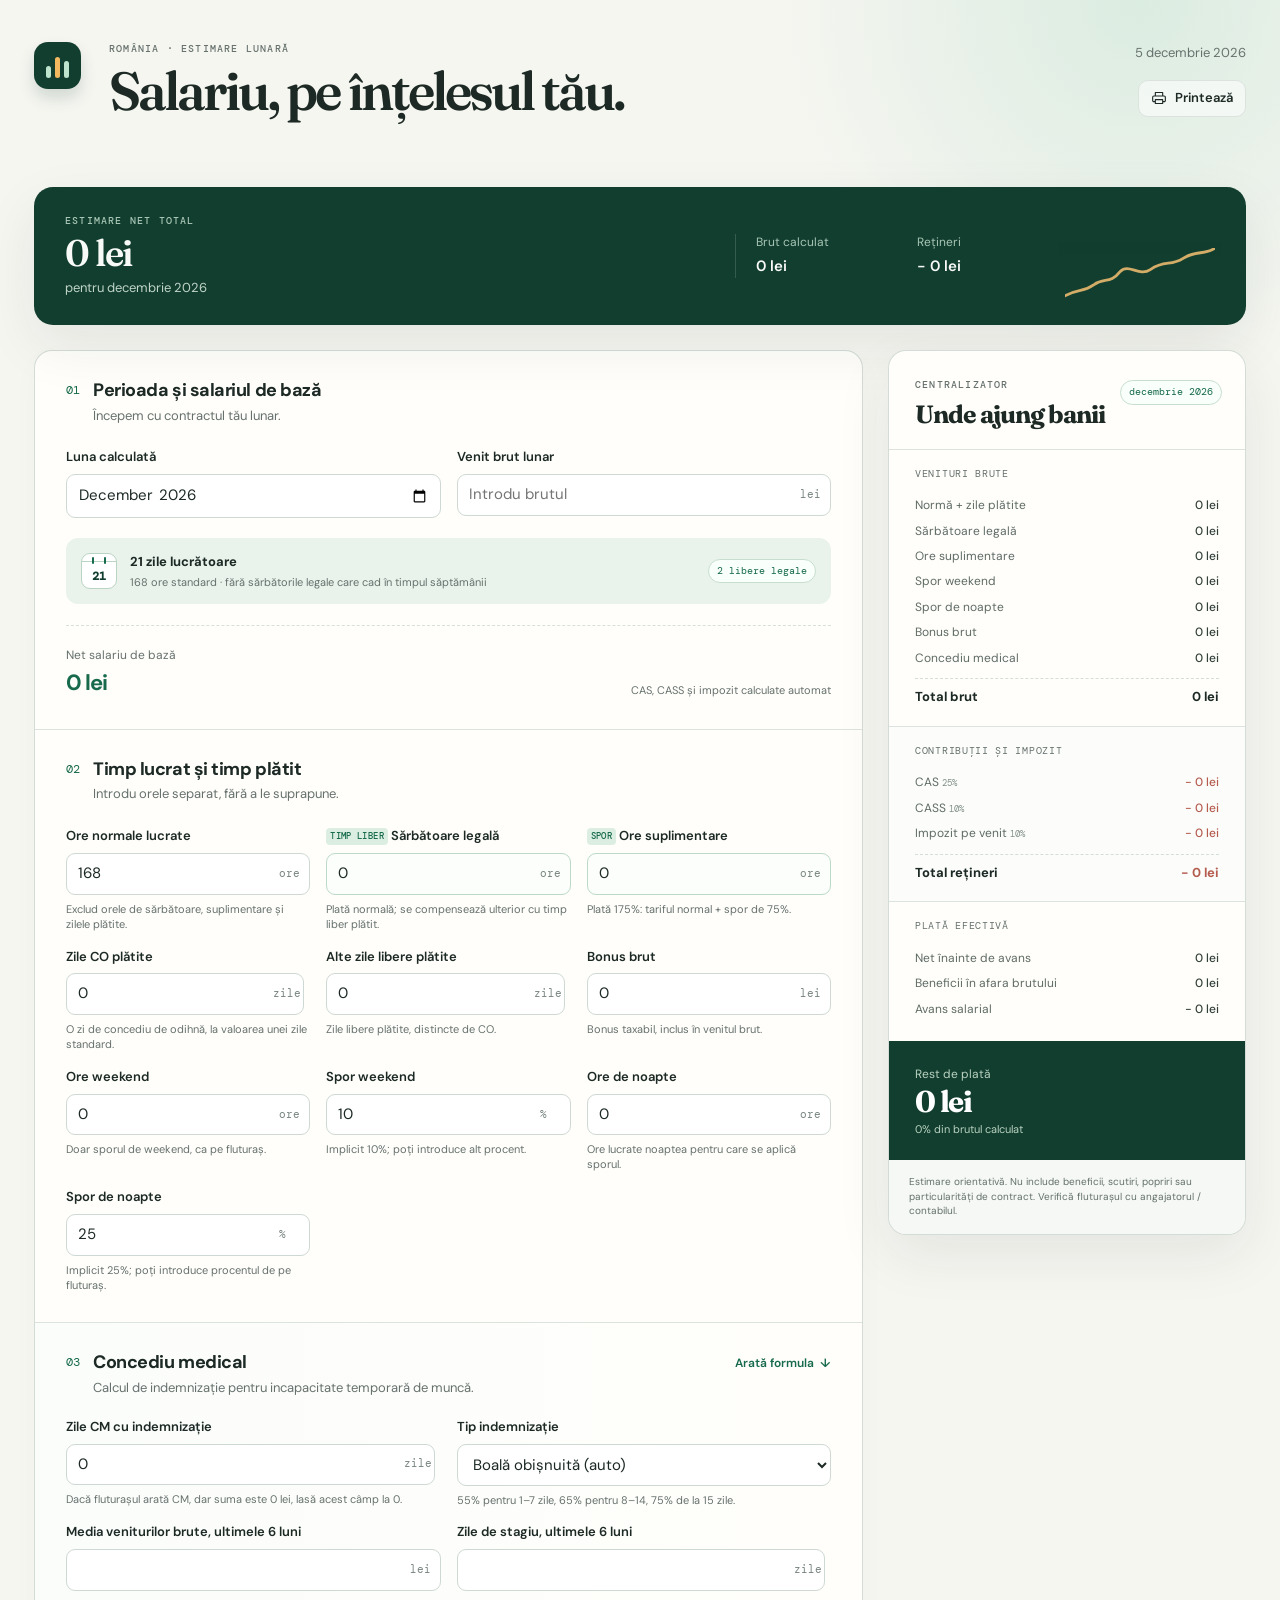
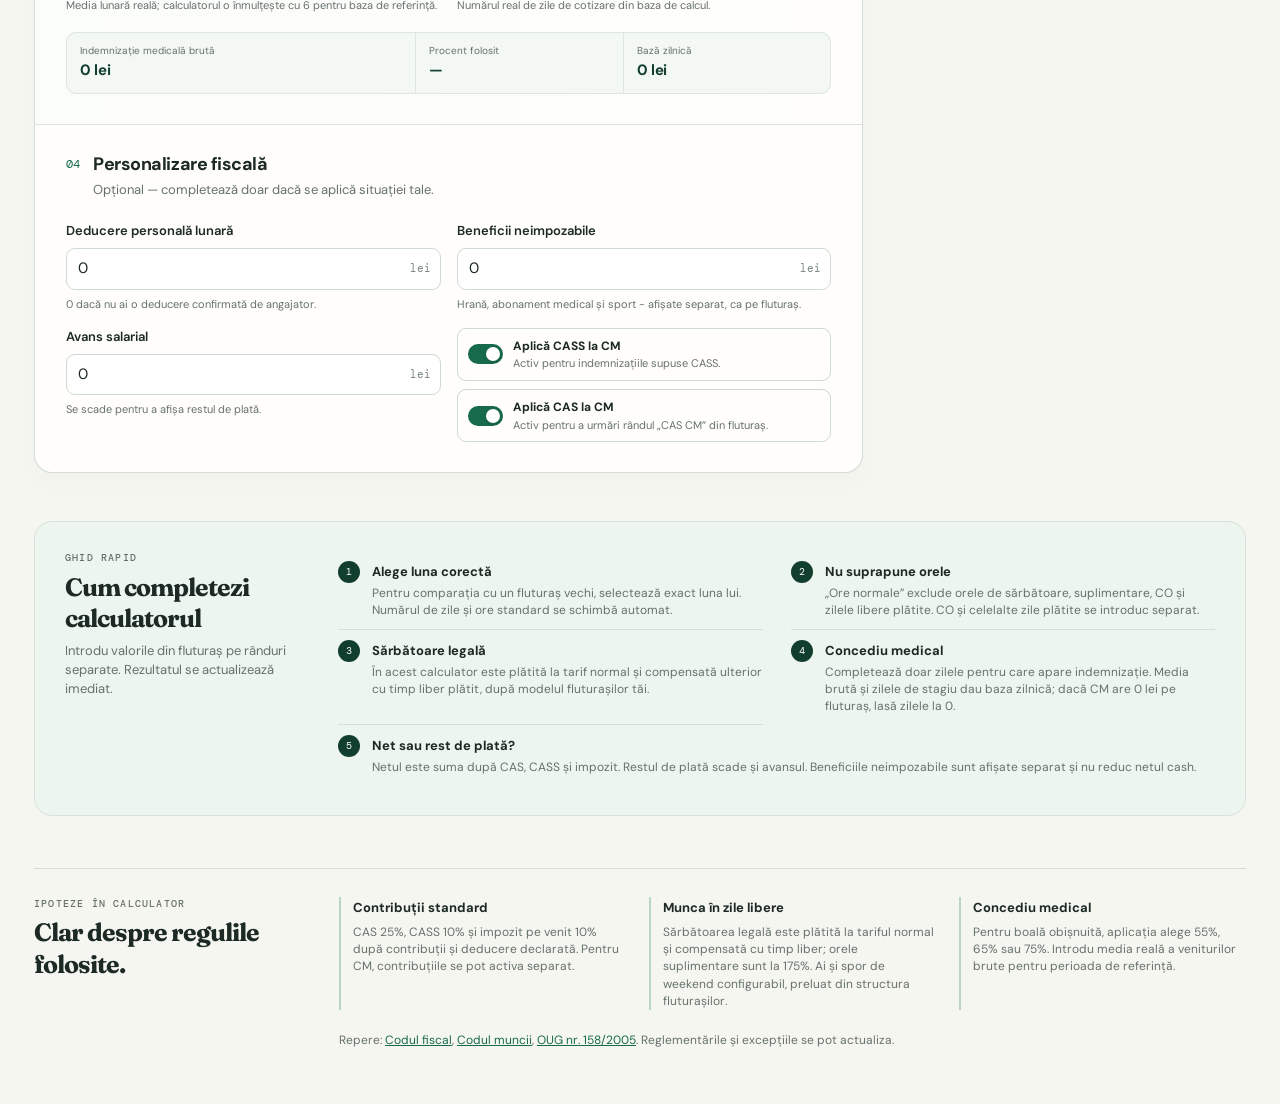
<file: index.html>
<!doctype html>
<html lang="ro">
  <head>
    <meta charset="UTF-8" />
    <meta name="viewport" content="width=device-width, initial-scale=1.0" />
    <meta name="theme-color" content="#11231e" />
    <meta name="description" content="Calculator salarial pentru România: estimare brut-net, ore lucrate, sărbători legale compensate, ore suplimentare, concediu medical, bonusuri și rest de plată." />
    <title>Salariu clar · Calculator salarial</title>
    <link rel="preconnect" href="https://fonts.googleapis.com" />
    <link rel="preconnect" href="https://fonts.gstatic.com" crossorigin />
    <link href="https://fonts.googleapis.com/css2?family=DM+Mono:wght@400;500&family=DM+Sans:opsz,wght@9..40,400;9..40,500;9..40,600;9..40,700&family=Fraunces:opsz,wght@9..144,600;9..144,700&display=swap" rel="stylesheet" />
    <link rel="stylesheet" href="styles.css" />
  </head>
  <body>
    <main class="shell">
      <section class="hero" aria-labelledby="page-title">
        <div class="brand-mark" aria-hidden="true"><span></span><span></span><span></span></div>
        <div><p class="eyebrow">România · estimare lunară</p><h1 id="page-title">Salariu, pe înțelesul tău.</h1></div>
        <div class="hero-side"><p id="today-label">—</p><button class="print-button" type="button" id="print-button" aria-label="Tipărește estimarea"><svg viewBox="0 0 24 24" aria-hidden="true"><path d="M6.5 9V3.75h11V9M6.5 17.5H4.25A1.75 1.75 0 0 1 2.5 15.75v-5A1.75 1.75 0 0 1 4.25 9h15.5a1.75 1.75 0 0 1 1.75 1.75v5a1.75 1.75 0 0 1-1.75 1.75H17.5M6.5 14.5h11v5.75h-11z" fill="none" stroke="currentColor" stroke-width="1.7" stroke-linejoin="round" /></svg><span>Printează</span></button></div>
      </section>

      <section class="net-banner" aria-live="polite">
        <div><p class="eyebrow">Estimare net total</p><strong id="total-net">0 lei</strong><p class="muted" id="net-caption">pentru luna selectată</p></div>
        <div class="banner-breakdown"><div><span>Brut calculat</span><b id="total-gross">0 lei</b></div><div><span>Rețineri</span><b id="total-deductions">0 lei</b></div></div>
        <div class="net-curve" aria-hidden="true"><svg viewBox="0 0 160 58" preserveAspectRatio="none"><path d="M0 51C15 43 18 48 31 39C42 31 48 39 59 25C68 16 79 31 91 23C107 12 112 20 126 11C140 2 149 8 160 0" fill="none" stroke="currentColor" stroke-width="3" stroke-linecap="round" /></svg></div>
      </section>

      <div class="main-grid">
        <form class="calculator" id="salary-form">
          <section class="form-section period-section">
            <div class="section-heading"><div class="step">01</div><div><h2>Perioada și salariul de bază</h2><p>Începem cu contractul tău lunar.</p></div></div>
            <div class="fields two-cols">
              <label class="field"><span>Luna calculată</span><input id="month" type="month" /></label>
              <label class="field"><span>Venit brut lunar</span><span class="input-with-suffix"><input id="gross-base" type="number" min="0" step="50" placeholder="Introdu brutul" inputmode="decimal" /><i>lei</i></span></label>
            </div>
            <div class="period-card"><div class="calendar-icon" aria-hidden="true"><span></span><span></span><b id="calendar-number">—</b></div><div><strong id="workdays-label">— zile lucrătoare</strong><p id="period-detail">— ore standard · fără sărbătorile legale care cad în timpul săptămânii</p></div><span class="calendar-tag" id="holiday-count">— libere legale</span></div>
            <div class="base-net"><div><span>Net salariu de bază</span><strong id="base-net">0 lei</strong></div><p id="base-net-detail">CAS, CASS și impozit calculate automat</p></div>
          </section>

          <section class="form-section">
            <div class="section-heading"><div class="step">02</div><div><h2>Timp lucrat și timp plătit</h2><p>Introdu orele separat, fără a le suprapune.</p></div></div>
            <div class="fields work-fields">
              <label class="field"><span>Ore normale lucrate</span><span class="input-with-suffix"><input id="regular-hours" type="number" min="0" step="1" /><i>ore</i></span><small>Exclud orele de sărbătoare, suplimentare și zilele plătite.</small></label>
              <label class="field featured-field"><span><em>Timp liber</em> Sărbătoare legală</span><span class="input-with-suffix"><input id="holiday-hours" type="number" min="0" step="1" value="0" /><i>ore</i></span><small>Plată normală; se compensează ulterior cu timp liber plătit.</small></label>
              <label class="field featured-field"><span><em>Spor</em> Ore suplimentare</span><span class="input-with-suffix"><input id="overtime-hours" type="number" min="0" step="1" value="0" /><i>ore</i></span><small>Plată 175%: tariful normal + spor de 75%.</small></label>
              <label class="field"><span>Zile CO plătite</span><span class="input-with-suffix"><input id="paid-leave-days" type="number" min="0" step="0.5" value="0" /><i>zile</i></span><small>O zi de concediu de odihnă, la valoarea unei zile standard.</small></label>
              <label class="field"><span>Alte zile libere plătite</span><span class="input-with-suffix"><input id="paid-days" type="number" min="0" step="0.5" value="0" /><i>zile</i></span><small>Zile libere plătite, distincte de CO.</small></label>
              <label class="field"><span>Bonus brut</span><span class="input-with-suffix"><input id="bonus-gross" type="number" min="0" step="50" value="0" /><i>lei</i></span><small>Bonus taxabil, inclus în venitul brut.</small></label>
              <label class="field"><span>Ore weekend</span><span class="input-with-suffix"><input id="weekend-hours" type="number" min="0" step="1" value="0" /><i>ore</i></span><small>Doar sporul de weekend, ca pe fluturaș.</small></label>
              <label class="field"><span>Spor weekend</span><span class="input-with-suffix"><input id="weekend-rate" type="number" min="0" step="1" value="10" /><i>%</i></span><small>Implicit 10%; poți introduce alt procent.</small></label>
              <label class="field"><span>Ore de noapte</span><span class="input-with-suffix"><input id="night-hours" type="number" min="0" step="1" value="0" /><i>ore</i></span><small>Ore lucrate noaptea pentru care se aplică sporul.</small></label>
              <label class="field"><span>Spor de noapte</span><span class="input-with-suffix"><input id="night-rate" type="number" min="0" step="1" value="25" /><i>%</i></span><small>Implicit 25%; poți introduce procentul de pe fluturaș.</small></label>
            </div>
          </section>

          <section class="form-section medical-section">
            <div class="section-heading medical-heading"><div class="step">03</div><div><h2>Concediu medical</h2><p>Calcul de indemnizație pentru incapacitate temporară de muncă.</p></div><button class="text-button" type="button" id="toggle-medical" aria-expanded="false">Arată formula <span>↓</span></button></div>
            <div class="medical-formula" id="medical-formula" hidden><p><b>Baza zilnică</b> = venituri brute eligibile în ultimele 6 luni ÷ zile de stagiu de cotizare.</p><p><b>Indemnizație brută</b> = baza zilnică × zile indemnizabile × procentul aplicabil.</p></div>
            <div class="fields medical-fields">
              <label class="field"><span>Zile CM cu indemnizație</span><span class="input-with-suffix"><input id="medical-days" type="number" min="0" step="1" value="0" /><i>zile</i></span><small>Dacă fluturașul arată CM, dar suma este 0 lei, lasă acest câmp la 0.</small></label>
              <label class="field"><span>Tip indemnizație</span><select id="medical-type"><option value="ordinary">Boală obișnuită (auto)</option><option value="55">Boală obișnuită · 55%</option><option value="65">Boală obișnuită · 65%</option><option value="75">Boală obișnuită · 75%</option><option value="85">Alt tip · 85%</option><option value="100">Alt tip · 100%</option><option value="custom">Procent personalizat</option></select><small id="medical-rate-note">55% pentru 1–7 zile, 65% pentru 8–14, 75% de la 15 zile.</small></label>
              <label class="field"><span>Media veniturilor brute, ultimele 6 luni</span><span class="input-with-suffix"><input id="medical-average-income" type="number" min="0" step="50" /><i>lei</i></span><small>Media lunară reală; calculatorul o înmulțește cu 6 pentru baza de referință.</small></label>
              <label class="field"><span>Zile de stagiu, ultimele 6 luni</span><span class="input-with-suffix"><input id="medical-reference-days" type="number" min="1" step="1" /><i>zile</i></span><small>Numărul real de zile de cotizare din baza de calcul.</small></label>
              <label class="field custom-rate-field" id="custom-rate-wrap" hidden><span>Procent personalizat</span><span class="input-with-suffix"><input id="custom-rate" type="number" min="0" max="100" step="1" value="75" /><i>%</i></span></label>
            </div>
            <div class="medical-output"><div><span>Indemnizație medicală brută</span><strong id="medical-gross">0 lei</strong></div><div><span>Procent folosit</span><strong id="medical-rate">—</strong></div><div><span>Bază zilnică</span><strong id="medical-daily-base">0 lei</strong></div></div>
          </section>

          <section class="form-section adjustments-section">
            <div class="section-heading"><div class="step">04</div><div><h2>Personalizare fiscală</h2><p>Opțional — completează doar dacă se aplică situației tale.</p></div></div>
            <div class="fields two-cols">
              <label class="field"><span>Deducere personală lunară</span><span class="input-with-suffix"><input id="personal-deduction" type="number" min="0" step="1" value="0" /><i>lei</i></span><small>0 dacă nu ai o deducere confirmată de angajator.</small></label>
              <label class="field"><span>Beneficii neimpozabile</span><span class="input-with-suffix"><input id="non-taxable-benefits" type="number" min="0" step="1" value="0" /><i>lei</i></span><small>Hrană, abonament medical și sport - afișate separat, ca pe fluturaș.</small></label>
              <label class="field"><span>Avans salarial</span><span class="input-with-suffix"><input id="salary-advance" type="number" min="0" step="50" value="0" /><i>lei</i></span><small>Se scade pentru a afișa restul de plată.</small></label>
              <div class="medical-toggles"><label class="toggle-field"><input id="medical-cass" type="checkbox" checked /><span class="toggle-track" aria-hidden="true"><i></i></span><span><b>Aplică CASS la CM</b><small>Activ pentru indemnizațiile supuse CASS.</small></span></label><label class="toggle-field"><input id="medical-cas" type="checkbox" checked /><span class="toggle-track" aria-hidden="true"><i></i></span><span><b>Aplică CAS la CM</b><small>Activ pentru a urmări rândul „CAS CM” din fluturaș.</small></span></label></div>
            </div>
          </section>
        </form>

        <aside class="summary" aria-label="Centralizator calcul">
          <div class="summary-top"><p class="eyebrow">Centralizator</p><h2>Unde ajung banii</h2><span class="month-chip" id="summary-month">—</span></div>
          <div class="summary-block earnings"><p>Venituri brute</p><div class="line-item"><span>Normă + zile plătite</span><b id="sum-regular">0 lei</b></div><div class="line-item"><span>Sărbătoare legală</span><b id="sum-holiday">0 lei</b></div><div class="line-item"><span>Ore suplimentare</span><b id="sum-overtime">0 lei</b></div><div class="line-item"><span>Spor weekend</span><b id="sum-weekend">0 lei</b></div><div class="line-item"><span>Spor de noapte</span><b id="sum-night">0 lei</b></div><div class="line-item"><span>Bonus brut</span><b id="sum-bonus">0 lei</b></div><div class="line-item"><span>Concediu medical</span><b id="sum-medical">0 lei</b></div><div class="total-line"><span>Total brut</span><b id="sum-gross">0 lei</b></div></div>
          <div class="summary-block deductions"><p>Contribuții și impozit</p><div class="line-item"><span>CAS <small>25%</small></span><b id="sum-cas">− 0 lei</b></div><div class="line-item"><span>CASS <small>10%</small></span><b id="sum-cass">− 0 lei</b></div><div class="line-item"><span>Impozit pe venit <small>10%</small></span><b id="sum-tax">− 0 lei</b></div><div class="total-line"><span>Total rețineri</span><b id="sum-deductions">− 0 lei</b></div></div>
          <div class="summary-block payout"><p>Plată efectivă</p><div class="line-item"><span>Net înainte de avans</span><b id="sum-net-before-benefits">0 lei</b></div><div class="line-item"><span>Beneficii în afara brutului</span><b id="sum-benefits">0 lei</b></div><div class="line-item"><span>Avans salarial</span><b id="sum-advance">− 0 lei</b></div></div>
          <div class="take-home"><span>Rest de plată</span><strong id="summary-net">0 lei</strong><p id="net-percentage">0% din brutul calculat</p></div>
          <div class="assumption-box"><p>Estimare orientativă. Nu include beneficii, scutiri, popriri sau particularități de contract. Verifică fluturașul cu angajatorul / contabilul.</p></div>
        </aside>
      </div>

      <section class="guide" aria-labelledby="guide-title"><div class="guide-intro"><p class="eyebrow">Ghid rapid</p><h2 id="guide-title">Cum completezi calculatorul</h2><p>Introdu valorile din fluturaș pe rânduri separate. Rezultatul se actualizează imediat.</p></div><div class="guide-list"><article><span>1</span><div><b>Alege luna corectă</b><p>Pentru comparația cu un fluturaș vechi, selectează exact luna lui. Numărul de zile și ore standard se schimbă automat.</p></div></article><article><span>2</span><div><b>Nu suprapune orele</b><p>„Ore normale” exclude orele de sărbătoare, suplimentare, CO și zilele libere plătite. CO și celelalte zile plătite se introduc separat.</p></div></article><article><span>3</span><div><b>Sărbătoare legală</b><p>În acest calculator este plătită la tarif normal și compensată ulterior cu timp liber plătit, după modelul fluturașilor tăi.</p></div></article><article><span>4</span><div><b>Concediu medical</b><p>Completează doar zilele pentru care apare indemnizație. Media brută și zilele de stagiu dau baza zilnică; dacă CM are 0 lei pe fluturaș, lasă zilele la 0.</p></div></article><article><span>5</span><div><b>Net sau rest de plată?</b><p>Netul este suma după CAS, CASS și impozit. Restul de plată scade și avansul. Beneficiile neimpozabile sunt afișate separat și nu reduc netul cash.</p></div></article></div></section>

      <section class="notes"><div><p class="eyebrow">Ipoteze în calculator</p><h2>Clar despre regulile folosite.</h2></div><div class="notes-grid"><article><b>Contribuții standard</b><p>CAS 25%, CASS 10% și impozit pe venit 10% după contribuții și deducere declarată. Pentru CM, contribuțiile se pot activa separat.</p></article><article><b>Munca în zile libere</b><p>Sărbătoarea legală este plătită la tariful normal și compensată cu timp liber; orele suplimentare sunt la 175%. Ai și spor de weekend configurabil, preluat din structura fluturașilor.</p></article><article><b>Concediu medical</b><p>Pentru boală obișnuită, aplicația alege 55%, 65% sau 75%. Introdu media reală a veniturilor brute pentru perioada de referință.</p></article></div><p class="legal-sources">Repere: <a href="https://legislatie.just.ro/Public/DetaliiDocument/171282" target="_blank" rel="noreferrer">Codul fiscal</a>, <a href="https://legislatie.just.ro/Public/DetaliiDocument/41634" target="_blank" rel="noreferrer">Codul muncii</a>, <a href="https://legislatie.just.ro/Public/DetaliiDocument/62099" target="_blank" rel="noreferrer">OUG nr. 158/2005</a>. Reglementările și excepțiile se pot actualiza.</p></section>
    </main>
    <script src="app.js"></script>
  </body>
</html>
</file>
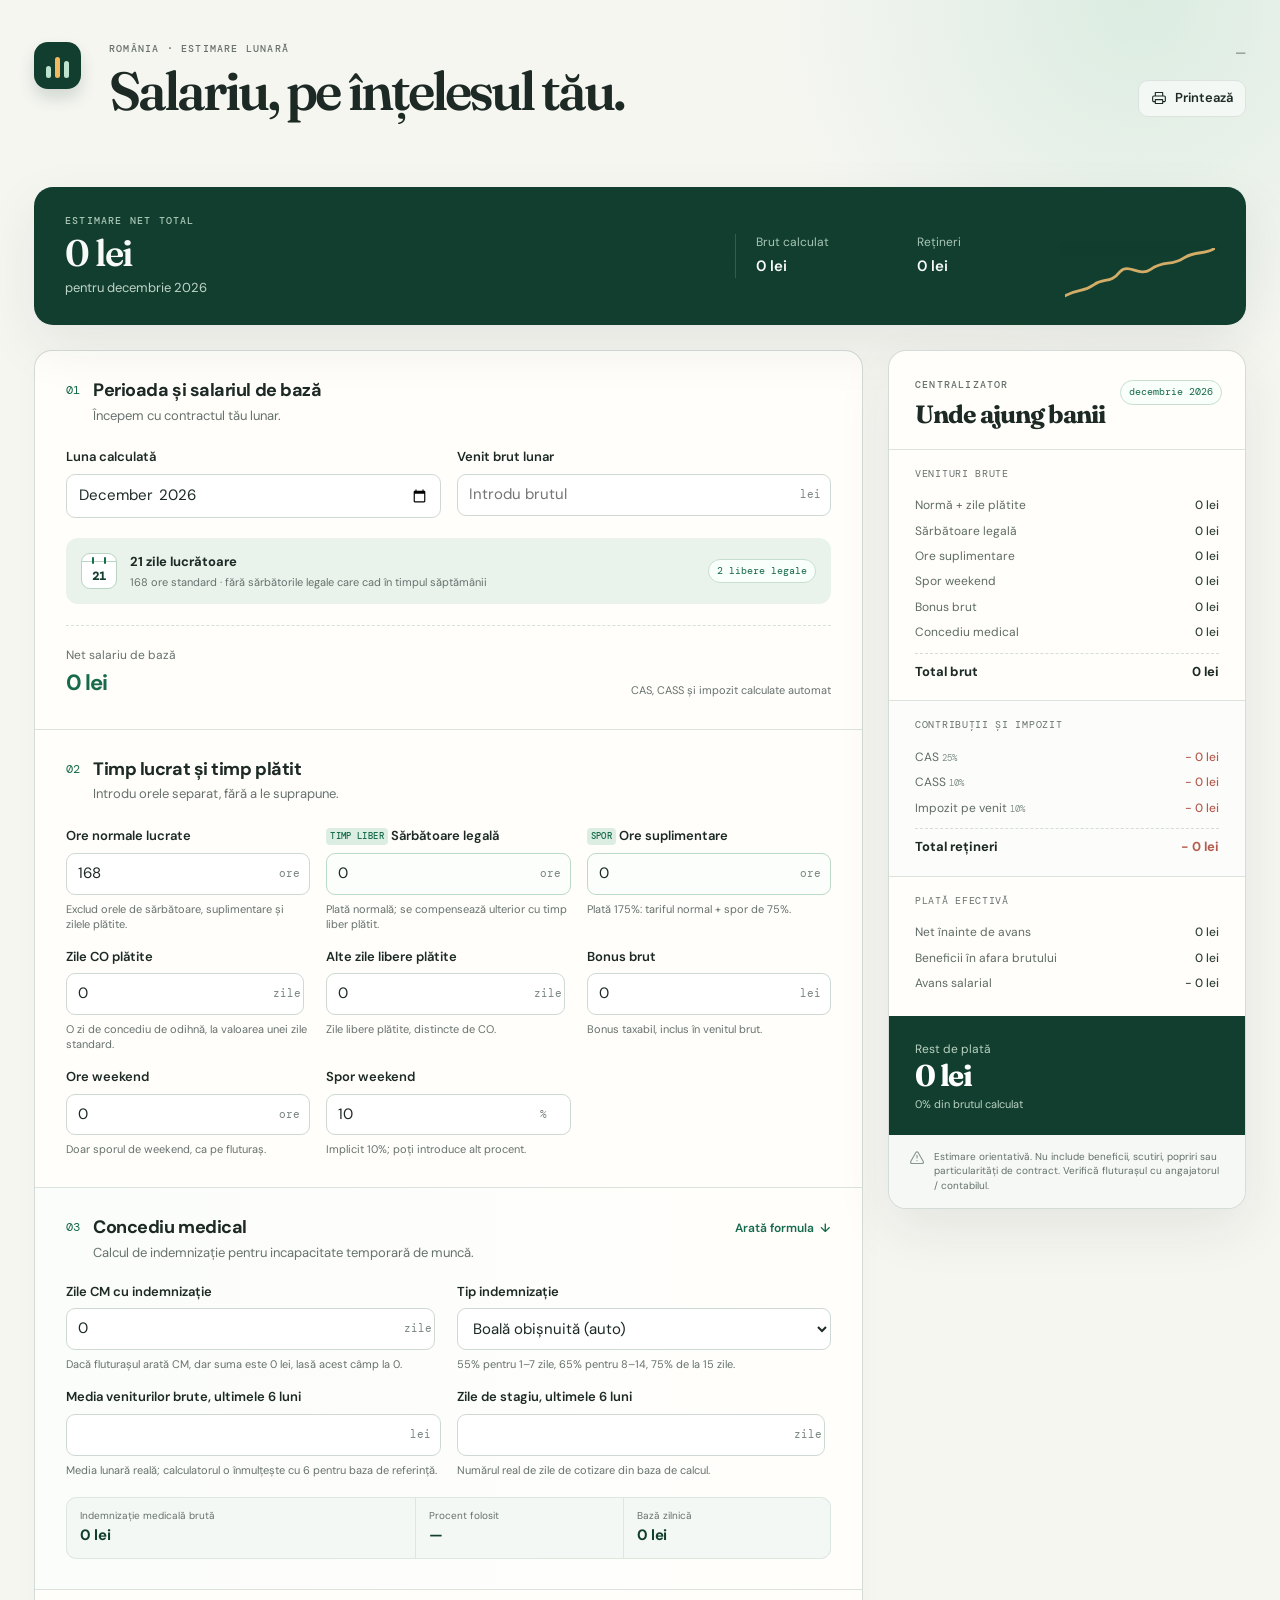
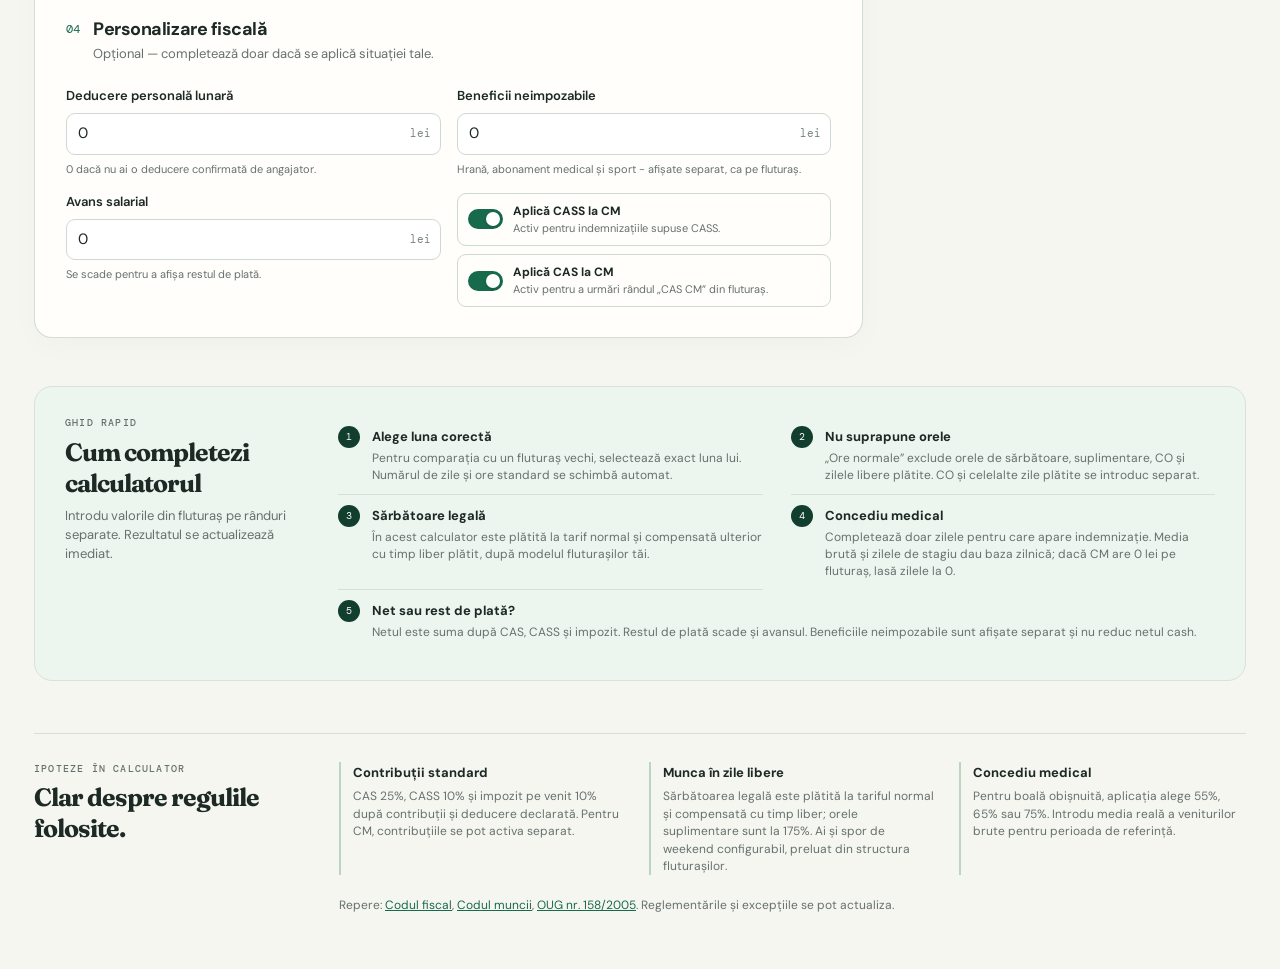
<file: salariu.html>
<!doctype html>
<html lang="ro">
  <head>
    <meta charset="UTF-8" />
    <meta name="viewport" content="width=device-width, initial-scale=1.0" />
    <meta name="theme-color" content="#11231e" />
    <meta name="description" content="Calculator salarial pentru România: estimare brut-net, ore lucrate, sărbători legale compensate, ore suplimentare, concediu medical, bonusuri și rest de plată." />
    <title>Salariu clar · Calculator salarial</title>
    <link rel="preconnect" href="https://fonts.googleapis.com" />
    <link rel="preconnect" href="https://fonts.gstatic.com" crossorigin />
    <link href="https://fonts.googleapis.com/css2?family=DM+Mono:wght@400;500&family=DM+Sans:opsz,wght@9..40,400;9..40,500;9..40,600;9..40,700&family=Fraunces:opsz,wght@9..144,600;9..144,700&display=swap" rel="stylesheet" />
    <link rel="stylesheet" href="styles.css" />
  </head>
  <body>
    <main class="shell">
      <section class="hero" aria-labelledby="page-title">
        <div class="brand-mark" aria-hidden="true"><span></span><span></span><span></span></div>
        <div>
          <p class="eyebrow">România · estimare lunară</p>
          <h1 id="page-title">Salariu, pe înțelesul tău.</h1>
        </div>
        <div class="hero-side">
          <p id="today-label">—</p>
          <button class="print-button" type="button" id="print-button" aria-label="Tipărește estimarea">
            <svg viewBox="0 0 24 24" aria-hidden="true"><path d="M6.5 9V3.75h11V9M6.5 17.5H4.25A1.75 1.75 0 0 1 2.5 15.75v-5A1.75 1.75 0 0 1 4.25 9h15.5a1.75 1.75 0 0 1 1.75 1.75v5a1.75 1.75 0 0 1-1.75 1.75H17.5M6.5 14.5h11v5.75h-11z" fill="none" stroke="currentColor" stroke-width="1.7" stroke-linejoin="round"/></svg>
            <span>Printează</span>
          </button>
        </div>
      </section>

      <section class="net-banner" aria-live="polite">
        <div>
          <p class="eyebrow">Estimare net total</p>
          <strong id="total-net">0 lei</strong>
          <p class="muted" id="net-caption">pentru luna selectată</p>
        </div>
        <div class="banner-breakdown">
          <div><span>Brut calculat</span><b id="total-gross">0 lei</b></div>
          <div><span>Rețineri</span><b id="total-deductions">0 lei</b></div>
        </div>
        <div class="net-curve" aria-hidden="true">
          <svg viewBox="0 0 160 58" preserveAspectRatio="none"><path d="M0 51C15 43 18 48 31 39C42 31 48 39 59 25C68 16 79 31 91 23C107 12 112 20 126 11C140 2 149 8 160 0" fill="none" stroke="currentColor" stroke-width="3" stroke-linecap="round"/></svg>
        </div>
      </section>

      <div class="main-grid">
        <form class="calculator" id="salary-form">
          <section class="form-section period-section">
            <div class="section-heading">
              <div class="step">01</div>
              <div><h2>Perioada și salariul de bază</h2><p>Începem cu contractul tău lunar.</p></div>
            </div>
            <div class="fields two-cols">
              <label class="field"><span>Luna calculată</span><input id="month" type="month" /></label>
              <label class="field"><span>Venit brut lunar</span><span class="input-with-suffix"><input id="gross-base" type="number" min="0" step="50" placeholder="Introdu brutul" inputmode="decimal" /><i>lei</i></span></label>
            </div>
            <div class="period-card">
              <div class="calendar-icon" aria-hidden="true"><span></span><span></span><b id="calendar-number">—</b></div>
              <div><strong id="workdays-label">— zile lucrătoare</strong><p id="period-detail">— ore standard · fără sărbătorile legale care cad în timpul săptămânii</p></div>
              <span class="calendar-tag" id="holiday-count">— libere legale</span>
            </div>
            <div class="base-net">
              <div><span>Net salariu de bază</span><strong id="base-net">0 lei</strong></div>
              <p id="base-net-detail">CAS, CASS și impozit calculate automat</p>
            </div>
          </section>

          <section class="form-section">
            <div class="section-heading">
              <div class="step">02</div>
              <div><h2>Timp lucrat și timp plătit</h2><p>Introdu orele separat, fără a le suprapune.</p></div>
            </div>
            <div class="fields work-fields">
              <label class="field"><span>Ore normale lucrate</span><span class="input-with-suffix"><input id="regular-hours" type="number" min="0" step="1" /><i>ore</i></span><small>Exclud orele de sărbătoare, suplimentare și zilele plătite.</small></label>
              <label class="field featured-field"><span><em>Timp liber</em> Sărbătoare legală</span><span class="input-with-suffix"><input id="holiday-hours" type="number" min="0" step="1" value="0" /><i>ore</i></span><small>Plată normală; se compensează ulterior cu timp liber plătit.</small></label>
              <label class="field featured-field"><span><em>Spor</em> Ore suplimentare</span><span class="input-with-suffix"><input id="overtime-hours" type="number" min="0" step="1" value="0" /><i>ore</i></span><small>Plată 175%: tariful normal + spor de 75%.</small></label>
              <label class="field"><span>Zile CO plătite</span><span class="input-with-suffix"><input id="paid-leave-days" type="number" min="0" step="0.5" value="0" /><i>zile</i></span><small>O zi de concediu de odihnă, la valoarea unei zile standard.</small></label>
              <label class="field"><span>Alte zile libere plătite</span><span class="input-with-suffix"><input id="paid-days" type="number" min="0" step="0.5" value="0" /><i>zile</i></span><small>Zile libere plătite, distincte de CO.</small></label>
              <label class="field"><span>Bonus brut</span><span class="input-with-suffix"><input id="bonus-gross" type="number" min="0" step="50" value="0" /><i>lei</i></span><small>Bonus taxabil, inclus în venitul brut.</small></label>
              <label class="field"><span>Ore weekend</span><span class="input-with-suffix"><input id="weekend-hours" type="number" min="0" step="1" value="0" /><i>ore</i></span><small>Doar sporul de weekend, ca pe fluturaș.</small></label>
              <label class="field"><span>Spor weekend</span><span class="input-with-suffix"><input id="weekend-rate" type="number" min="0" step="1" value="10" /><i>%</i></span><small>Implicit 10%; poți introduce alt procent.</small></label>
            </div>
          </section>

          <section class="form-section medical-section">
            <div class="section-heading medical-heading">
              <div class="step">03</div>
              <div><h2>Concediu medical</h2><p>Calcul de indemnizație pentru incapacitate temporară de muncă.</p></div>
              <button class="text-button" type="button" id="toggle-medical" aria-expanded="false">Arată formula <span>↓</span></button>
            </div>
            <div class="medical-formula" id="medical-formula" hidden>
              <p><b>Baza zilnică</b> = venituri brute eligibile în ultimele 6 luni ÷ zile de stagiu de cotizare.</p>
              <p><b>Indemnizație brută</b> = baza zilnică × zile indemnizabile × procentul aplicabil.</p>
            </div>
            <div class="fields medical-fields">
              <label class="field"><span>Zile CM cu indemnizație</span><span class="input-with-suffix"><input id="medical-days" type="number" min="0" step="1" value="0" /><i>zile</i></span><small>Dacă fluturașul arată CM, dar suma este 0 lei, lasă acest câmp la 0.</small></label>
              <label class="field"><span>Tip indemnizație</span><select id="medical-type"><option value="ordinary">Boală obișnuită (auto)</option><option value="55">Boală obișnuită · 55%</option><option value="65">Boală obișnuită · 65%</option><option value="75">Boală obișnuită · 75%</option><option value="85">Alt tip · 85%</option><option value="100">Alt tip · 100%</option><option value="custom">Procent personalizat</option></select><small id="medical-rate-note">55% pentru 1–7 zile, 65% pentru 8–14, 75% de la 15 zile.</small></label>
              <label class="field"><span>Media veniturilor brute, ultimele 6 luni</span><span class="input-with-suffix"><input id="medical-average-income" type="number" min="0" step="50" /><i>lei</i></span><small>Media lunară reală; calculatorul o înmulțește cu 6 pentru baza de referință.</small></label>
              <label class="field"><span>Zile de stagiu, ultimele 6 luni</span><span class="input-with-suffix"><input id="medical-reference-days" type="number" min="1" step="1" /><i>zile</i></span><small>Numărul real de zile de cotizare din baza de calcul.</small></label>
              <label class="field custom-rate-field" id="custom-rate-wrap" hidden><span>Procent personalizat</span><span class="input-with-suffix"><input id="custom-rate" type="number" min="0" max="100" step="1" value="75" /><i>%</i></span></label>
            </div>
            <div class="medical-output"><div><span>Indemnizație medicală brută</span><strong id="medical-gross">0 lei</strong></div><div><span>Procent folosit</span><strong id="medical-rate">—</strong></div><div><span>Bază zilnică</span><strong id="medical-daily-base">0 lei</strong></div></div>
          </section>

          <section class="form-section adjustments-section">
            <div class="section-heading"><div class="step">04</div><div><h2>Personalizare fiscală</h2><p>Opțional — completează doar dacă se aplică situației tale.</p></div></div>
            <div class="fields two-cols">
              <label class="field"><span>Deducere personală lunară</span><span class="input-with-suffix"><input id="personal-deduction" type="number" min="0" step="1" value="0" /><i>lei</i></span><small>0 dacă nu ai o deducere confirmată de angajator.</small></label>
              <label class="field"><span>Beneficii neimpozabile</span><span class="input-with-suffix"><input id="non-taxable-benefits" type="number" min="0" step="1" value="0" /><i>lei</i></span><small>Hrană, abonament medical și sport - afișate separat, ca pe fluturaș.</small></label>
              <label class="field"><span>Avans salarial</span><span class="input-with-suffix"><input id="salary-advance" type="number" min="0" step="50" value="0" /><i>lei</i></span><small>Se scade pentru a afișa restul de plată.</small></label>
              <div class="medical-toggles"><label class="toggle-field"><input id="medical-cass" type="checkbox" checked /><span class="toggle-track" aria-hidden="true"><i></i></span><span><b>Aplică CASS la CM</b><small>Activ pentru indemnizațiile supuse CASS.</small></span></label><label class="toggle-field"><input id="medical-cas" type="checkbox" checked /><span class="toggle-track" aria-hidden="true"><i></i></span><span><b>Aplică CAS la CM</b><small>Activ pentru a urmări rândul „CAS CM” din fluturaș.</small></span></label></div>
            </div>
          </section>
        </form>

        <aside class="summary" aria-label="Centralizator calcul">
          <div class="summary-top">
            <p class="eyebrow">Centralizator</p>
            <h2>Unde ajung banii</h2>
            <span class="month-chip" id="summary-month">—</span>
          </div>
          <div class="summary-block earnings"><p>Venituri brute</p><div class="line-item"><span>Normă + zile plătite</span><b id="sum-regular">0 lei</b></div><div class="line-item"><span>Sărbătoare legală</span><b id="sum-holiday">0 lei</b></div><div class="line-item"><span>Ore suplimentare</span><b id="sum-overtime">0 lei</b></div><div class="line-item"><span>Spor weekend</span><b id="sum-weekend">0 lei</b></div><div class="line-item"><span>Bonus brut</span><b id="sum-bonus">0 lei</b></div><div class="line-item"><span>Concediu medical</span><b id="sum-medical">0 lei</b></div><div class="total-line"><span>Total brut</span><b id="sum-gross">0 lei</b></div></div>
          <div class="summary-block deductions"><p>Contribuții și impozit</p><div class="line-item"><span>CAS <small>25%</small></span><b id="sum-cas">− 0 lei</b></div><div class="line-item"><span>CASS <small>10%</small></span><b id="sum-cass">− 0 lei</b></div><div class="line-item"><span>Impozit pe venit <small>10%</small></span><b id="sum-tax">− 0 lei</b></div><div class="total-line"><span>Total rețineri</span><b id="sum-deductions">− 0 lei</b></div></div>
          <div class="summary-block payout"><p>Plată efectivă</p><div class="line-item"><span>Net înainte de avans</span><b id="sum-net-before-benefits">0 lei</b></div><div class="line-item"><span>Beneficii în afara brutului</span><b id="sum-benefits">0 lei</b></div><div class="line-item"><span>Avans salarial</span><b id="sum-advance">− 0 lei</b></div></div>
          <div class="take-home"><span>Rest de plată</span><strong id="summary-net">0 lei</strong><p id="net-percentage">0% din brutul calculat</p></div>
          <div class="assumption-box"><svg viewBox="0 0 24 24" aria-hidden="true"><path d="M12 8v4m0 4h.01M10.3 3.85 2.6 17.2A2.1 2.1 0 0 0 4.42 20.3h15.16a2.1 2.1 0 0 0 1.82-3.1L13.7 3.85a1.97 1.97 0 0 0-3.4 0Z" fill="none" stroke="currentColor" stroke-width="1.7" stroke-linecap="round"/></svg><p>Estimare orientativă. Nu include beneficii, scutiri, popriri sau particularități de contract. Verifică fluturașul cu angajatorul / contabilul.</p></div>
        </aside>
      </div>

      <section class="guide" aria-labelledby="guide-title">
        <div class="guide-intro"><p class="eyebrow">Ghid rapid</p><h2 id="guide-title">Cum completezi calculatorul</h2><p>Introdu valorile din fluturaș pe rânduri separate. Rezultatul se actualizează imediat.</p></div>
        <div class="guide-list">
          <article><span>1</span><div><b>Alege luna corectă</b><p>Pentru comparația cu un fluturaș vechi, selectează exact luna lui. Numărul de zile și ore standard se schimbă automat.</p></div></article>
          <article><span>2</span><div><b>Nu suprapune orele</b><p>„Ore normale” exclude orele de sărbătoare, suplimentare, CO și zilele libere plătite. CO și celelalte zile plătite se introduc separat.</p></div></article>
          <article><span>3</span><div><b>Sărbătoare legală</b><p>În acest calculator este plătită la tarif normal și compensată ulterior cu timp liber plătit, după modelul fluturașilor tăi.</p></div></article>
          <article><span>4</span><div><b>Concediu medical</b><p>Completează doar zilele pentru care apare indemnizație. Media brută și zilele de stagiu dau baza zilnică; dacă CM are 0 lei pe fluturaș, lasă zilele la 0.</p></div></article>
          <article><span>5</span><div><b>Net sau rest de plată?</b><p>Netul este suma după CAS, CASS și impozit. Restul de plată scade și avansul. Beneficiile neimpozabile sunt afișate separat și nu reduc netul cash.</p></div></article>
        </div>
      </section>

      <section class="notes">
        <div><p class="eyebrow">Ipoteze în calculator</p><h2>Clar despre regulile folosite.</h2></div>
        <div class="notes-grid">
          <article><b>Contribuții standard</b><p>CAS 25%, CASS 10% și impozit pe venit 10% după contribuții și deducere declarată. Pentru CM, contribuțiile se pot activa separat.</p></article>
          <article><b>Munca în zile libere</b><p>Sărbătoarea legală este plătită la tariful normal și compensată cu timp liber; orele suplimentare sunt la 175%. Ai și spor de weekend configurabil, preluat din structura fluturașilor.</p></article>
          <article><b>Concediu medical</b><p>Pentru boală obișnuită, aplicația alege 55%, 65% sau 75%. Introdu media reală a veniturilor brute pentru perioada de referință.</p></article>
        </div>
        <p class="legal-sources">Repere: <a href="https://legislatie.just.ro/Public/DetaliiDocument/171282" target="_blank" rel="noreferrer">Codul fiscal</a>, <a href="https://legislatie.just.ro/Public/DetaliiDocument/41634" target="_blank" rel="noreferrer">Codul muncii</a>, <a href="https://legislatie.just.ro/Public/DetaliiDocument/62099" target="_blank" rel="noreferrer">OUG nr. 158/2005</a>. Reglementările și excepțiile se pot actualiza.</p>
      </section>
    </main>
    <script src="app.js"></script>
  </body>
</html>
</file>
<file: styles.css>
:root {
  --ink: #1c2924;
  --muted: #66716d;
  --line: #dce3df;
  --paper: #f6f6f1;
  --card: #fffefb;
  --sage: #d7e8dc;
  --mint: #e9f3ec;
  --green: #176a4c;
  --deep-green: #123e30;
  --amber: #d99737;
  --red: #b55c4f;
  --shadow: 0 20px 55px rgba(28, 41, 36, .08);
}

* { box-sizing: border-box; }
[hidden] { display: none !important; }
html { background: var(--paper); }
body { margin: 0; color: var(--ink); background: radial-gradient(circle at 89% 0%, #dbece1 0, transparent 23rem), var(--paper); font-family: "DM Sans", system-ui, sans-serif; font-size: 15px; line-height: 1.45; }
button, input, select { font: inherit; }
button { cursor: pointer; }
.shell { max-width: 1280px; margin: 0 auto; padding: 42px 34px 54px; }
.hero { min-height: 145px; display: grid; grid-template-columns: 58px 1fr auto; align-items: start; gap: 17px; }
.brand-mark { width: 47px; height: 47px; border-radius: 14px; background: var(--deep-green); display: flex; align-items: flex-end; justify-content: center; gap: 4px; padding: 11px 10px; box-shadow: 0 9px 16px rgba(18,62,48,.16); }
.brand-mark span { width: 5px; border-radius: 99px; background: #bfe4cd; }
.brand-mark span:nth-child(1) { height: 12px; }.brand-mark span:nth-child(2) { height: 21px; background: #f3b95f; }.brand-mark span:nth-child(3) { height: 17px; }
.eyebrow { margin: 0 0 6px; text-transform: uppercase; color: var(--muted); letter-spacing: .12em; font-family: "DM Mono", monospace; font-size: 10px; font-weight: 500; }
h1, h2, p { margin-top: 0; }
h1 { margin-bottom: 0; max-width: 560px; font-family: Fraunces, Georgia, serif; font-size: clamp(33px, 4.2vw, 54px); letter-spacing: -.055em; line-height: 1.04; font-weight: 600; }
h2 { font-size: 18px; letter-spacing: -.025em; margin: 0; line-height: 1.25; }
.hero-side { text-align: right; display: flex; flex-direction: column; gap: 17px; align-items: flex-end; }.hero-side > p { margin: 2px 0 0; color: var(--muted); font-size: 13px; }
.print-button { border: 1px solid var(--line); background: rgba(255,255,255,.58); color: var(--ink); height: 37px; border-radius: 10px; display: flex; align-items: center; gap: 8px; padding: 0 12px; font-size: 13px; font-weight: 600; transition: .2s ease; }.print-button:hover { border-color: #9cacA5; background: white; }.print-button svg { height: 16px; width: 16px; }
.net-banner { border-radius: 19px; background: var(--deep-green); color: #f8faf7; padding: 25px 31px; min-height: 138px; display: grid; grid-template-columns: minmax(230px, 1fr) 330px 150px; align-items: center; overflow: hidden; position: relative; box-shadow: var(--shadow); }
.net-banner .eyebrow { color: #a8c6b5; }.net-banner strong { font-family: Fraunces, Georgia, serif; font-weight: 600; letter-spacing: -.04em; font-size: 37px; line-height: 1.05; }.net-banner .muted { color: #c0d5c8; margin: 6px 0 0; font-size: 13px; }
.banner-breakdown { display: grid; grid-template-columns: 1fr 1fr; gap: 12px; padding-left: 20px; border-left: 1px solid rgba(232,247,237,.16); }.banner-breakdown div { display: flex; flex-direction: column; gap: 4px; }.banner-breakdown span { color: #a8c6b5; font-size: 12px; }.banner-breakdown b { font-size: 15px; font-weight: 600; }
.net-curve { color: #e2b66c; align-self: end; margin-bottom: -9px; opacity: .93; }.net-curve svg { width: 100%; }
.main-grid { display: grid; grid-template-columns: minmax(0, 1fr) 358px; gap: 25px; align-items: start; margin-top: 25px; }
.calculator { background: var(--card); border: 1px solid rgba(202,213,207,.82); border-radius: 18px; overflow: hidden; box-shadow: 0 8px 30px rgba(36,49,43,.025); }.form-section { padding: 28px 31px 30px; border-bottom: 1px solid var(--line); }.form-section:last-child { border: 0; }.section-heading { display: flex; gap: 13px; align-items: flex-start; margin-bottom: 23px; }.section-heading p { margin: 5px 0 0; color: var(--muted); font-size: 13px; }.step { color: var(--green); font-family: "DM Mono", monospace; font-size: 12px; padding-top: 3px; }.fields { display: grid; gap: 16px; }.two-cols { grid-template-columns: 1fr 1fr; }.work-fields { grid-template-columns: repeat(3, 1fr); }.medical-fields { grid-template-columns: 1fr 1fr; }.field { display: flex; flex-direction: column; min-width: 0; gap: 7px; }.field > span:first-child { font-size: 13px; font-weight: 600; }.field > span em { display: inline-block; font-family: "DM Mono", monospace; font-size: 9px; font-style: normal; font-weight: 500; color: var(--green); letter-spacing: .04em; text-transform: uppercase; background: #dceee1; border-radius: 4px; padding: 2px 4px; vertical-align: 1px; }.field small, .toggle-field small { color: var(--muted); font-size: 11px; line-height: 1.35; }.field input, .field select { border: 1px solid #ced9d3; border-radius: 9px; background: #fff; color: var(--ink); width: 100%; min-height: 41px; outline: none; padding: 9px 11px; transition: border .15s, box-shadow .15s; }.field input:focus, .field select:focus { border-color: var(--green); box-shadow: 0 0 0 3px rgba(23,106,76,.11); }.input-with-suffix { display: grid; grid-template-columns: 1fr auto; position: relative; }.input-with-suffix input { padding-right: 39px; }.input-with-suffix i { font-style: normal; font-family: "DM Mono", monospace; color: #7a8680; font-size: 11px; align-self: center; margin-left: -31px; margin-right: 9px; pointer-events: none; }.featured-field input { border-color: #bcdac7; background: #fbfefb; }.period-card { margin-top: 20px; background: var(--mint); border-radius: 12px; padding: 13px 15px; display: grid; align-items: center; grid-template-columns: 38px 1fr auto; gap: 11px; }.calendar-icon { width: 36px; height: 36px; background: white; border: 1px solid #bad4c3; border-radius: 9px; position: relative; padding-top: 11px; text-align: center; color: var(--deep-green); }.calendar-icon:before { content: ''; position: absolute; top: 7px; left: 0; right: 0; border-top: 1px solid #bad4c3; }.calendar-icon span { position: absolute; top: 3px; width: 2px; height: 7px; border-radius: 3px; background: var(--green); }.calendar-icon span:first-child { left: 10px; }.calendar-icon span:nth-child(2) { right: 10px; }.calendar-icon b { font-family: "DM Mono", monospace; font-size: 12px; }.period-card strong { font-size: 13px; }.period-card p { color: var(--muted); font-size: 11px; margin: 2px 0 0; }.calendar-tag, .month-chip { border-radius: 99px; color: var(--green); background: #f9fffa; border: 1px solid #c7decf; padding: 4px 8px; white-space: nowrap; font-size: 10px; font-family: "DM Mono", monospace; }.base-net { padding-top: 21px; margin-top: 21px; border-top: 1px dashed #d7dfdb; display: flex; justify-content: space-between; align-items: end; gap: 20px; }.base-net span { display: block; font-size: 12px; color: var(--muted); }.base-net strong { display: block; margin-top: 3px; font-size: 22px; letter-spacing: -.04em; color: var(--green); }.base-net p { margin: 0; font-size: 11px; color: var(--muted); text-align: right; }.medical-section { background: linear-gradient(to right, #fbfdfb, #fffefb); }.medical-heading { margin-bottom: 20px; }.text-button { margin-left: auto; border: 0; padding: 4px 0; background: none; color: var(--green); font-size: 12px; font-weight: 600; }.text-button span { display: inline-block; margin-left: 3px; transition: transform .2s; }.text-button[aria-expanded="true"] span { transform: rotate(180deg); }.medical-formula { margin: -5px 0 17px 29px; border-left: 2px solid #acd0b8; color: var(--muted); padding: 7px 12px; font-size: 12px; background: #f2f8f3; border-radius: 0 7px 7px 0; }.medical-formula p { margin: 3px 0; }.medical-formula b { color: var(--ink); }.medical-output { margin-top: 19px; display: grid; grid-template-columns: 1.35fr .8fr .8fr; gap: 1px; background: #dce7df; border: 1px solid #dce7df; border-radius: 10px; overflow: hidden; }.medical-output div { background: #f3f8f4; padding: 11px 13px; }.medical-output span { color: var(--muted); font-size: 10px; display: block; }.medical-output strong { font-size: 15px; color: var(--deep-green); display: block; margin-top: 2px; letter-spacing: -.02em; }.medical-toggles { display: grid; gap: 8px; }.toggle-field { border: 1px solid #ced9d3; border-radius: 9px; min-height: 41px; display: flex; align-items: center; gap: 10px; padding: 9px 10px; cursor: pointer; }.toggle-field input { position: absolute; opacity: 0; }.toggle-track { height: 20px; width: 35px; border-radius: 99px; background: #c4cfca; position: relative; flex: 0 0 auto; transition: .2s; }.toggle-track i { width: 14px; height: 14px; background: white; border-radius: 50%; position: absolute; top: 3px; left: 3px; box-shadow: 0 1px 3px rgba(0,0,0,.18); transition: .2s; }.toggle-field input:checked + .toggle-track { background: var(--green); }.toggle-field input:checked + .toggle-track i { transform: translateX(15px); }.toggle-field b { display: block; font-size: 12px; }.toggle-field small { display: block; margin-top: 1px; }
.summary { background: var(--card); border: 1px solid rgba(202,213,207,.82); border-radius: 18px; position: sticky; top: 20px; overflow: hidden; box-shadow: var(--shadow); }.summary-top { padding: 27px 26px 19px; position: relative; }.summary-top h2 { font-family: Fraunces, Georgia, serif; font-size: 25px; letter-spacing: -.04em; }.month-chip { position: absolute; right: 23px; top: 29px; }.summary-block { padding: 17px 26px 19px; border-top: 1px solid var(--line); }.summary-block > p { font-family: "DM Mono", monospace; letter-spacing: .07em; text-transform: uppercase; font-size: 10px; color: var(--muted); margin-bottom: 12px; }.line-item { display: flex; align-items: baseline; justify-content: space-between; gap: 12px; font-size: 12px; padding: 4px 0; }.line-item span { color: #5f6b65; }.line-item small { color: #829088; font-family: "DM Mono", monospace; font-size: 9px; }.line-item b { color: #33413a; white-space: nowrap; font-weight: 500; }.deductions { background: #fcfdfb; }.deductions .line-item b, .deductions .total-line b { color: var(--red); }.total-line { border-top: 1px dashed #d5ddd8; margin-top: 7px; padding-top: 9px; display: flex; justify-content: space-between; font-size: 13px; font-weight: 700; }.take-home { color: white; background: var(--deep-green); padding: 22px 26px; }.take-home span { color: #b9d2c0; font-size: 12px; }.take-home strong { display: block; font-family: Fraunces, Georgia, serif; font-size: 30px; letter-spacing: -.04em; line-height: 1.15; }.take-home p { margin: 3px 0 0; color: #b9d2c0; font-size: 11px; }.assumption-box { display: flex; gap: 9px; padding: 15px 20px; background: #f6f8f5; color: #63716a; font-size: 10px; line-height: 1.45; }.assumption-box svg { width: 16px; height: 16px; flex: 0 0 auto; color: #88968e; }.assumption-box p { margin: 0; }
.notes { margin-top: 52px; padding-top: 28px; border-top: 1px solid #d5ded8; display: grid; grid-template-columns: 270px 1fr; gap: 35px; }.notes h2 { font-family: Fraunces, Georgia, serif; font-size: 25px; letter-spacing: -.04em; }.notes-grid { display: grid; grid-template-columns: repeat(3, 1fr); gap: 23px; }.notes article { border-left: 2px solid #bad6c2; padding-left: 12px; }.notes article b { font-size: 13px; }.notes article p, .legal-sources { margin: 5px 0 0; font-size: 12px; color: var(--muted); }.legal-sources { grid-column: 2; margin-top: -13px; }.legal-sources a { color: var(--green); }
.guide { margin-top: 48px; padding: 29px 30px; border: 1px solid #d6e2da; background: #edf5ef; border-radius: 18px; display: grid; grid-template-columns: 240px 1fr; gap: 33px; }.guide-intro h2 { font-family: Fraunces, Georgia, serif; font-size: 25px; letter-spacing: -.04em; }.guide-intro > p:last-child { margin: 8px 0 0; color: var(--muted); font-size: 13px; }.guide-list { display: grid; grid-template-columns: 1fr 1fr; gap: 0 28px; }.guide-list article { display: grid; grid-template-columns: 24px 1fr; gap: 10px; padding: 10px 0; border-bottom: 1px solid #d3e1d7; }.guide-list article:nth-last-child(-n+2) { border-bottom: 0; }.guide-list article:last-child { grid-column: 1 / -1; }.guide-list article > span { width: 22px; height: 22px; display: grid; place-items: center; border-radius: 50%; background: var(--deep-green); color: white; font-family: "DM Mono", monospace; font-size: 10px; }.guide-list b { font-size: 13px; }.guide-list p { margin: 2px 0 0; color: var(--muted); font-size: 12px; line-height: 1.42; }
@media (max-width: 920px) { .main-grid { grid-template-columns: 1fr; }.summary { position: static; }.net-banner { grid-template-columns: 1fr 270px; }.net-curve { display: none; }.notes { grid-template-columns: 1fr; }.legal-sources { grid-column: 1; margin-top: 0; } }
@media (max-width: 620px) { body { background: var(--paper); }.shell { padding: 24px 16px 38px; }.hero { min-height: 125px; grid-template-columns: 47px 1fr; gap: 12px; }.hero-side { grid-column: 1 / -1; grid-row: 2; flex-direction: row; justify-content: space-between; width: 100%; align-items: center; }.net-banner { margin-top: 8px; grid-template-columns: 1fr; gap: 18px; padding: 24px 21px; }.net-banner strong { font-size: 33px; }.banner-breakdown { padding: 15px 0 0; border-left: 0; border-top: 1px solid rgba(232,247,237,.16); }.main-grid { margin-top: 16px; }.form-section { padding: 23px 19px; }.two-cols, .work-fields, .medical-fields { grid-template-columns: 1fr; }.period-card { grid-template-columns: 37px 1fr; }.calendar-tag { grid-column: 2; justify-self: start; }.base-net { align-items: start; flex-direction: column; gap: 5px; }.base-net p { text-align: left; }.section-heading { margin-bottom: 18px; }.medical-heading { flex-wrap: wrap; }.text-button { margin-left: 29px; }.medical-formula { margin-left: 29px; }.medical-output { grid-template-columns: 1fr 1fr; }.medical-output div:first-child { grid-column: 1 / -1; }.summary-top { padding: 23px 20px 17px; }.summary-block { padding-left: 20px; padding-right: 20px; }.take-home { padding: 20px; }.guide { margin-top: 32px; padding: 23px 19px; grid-template-columns: 1fr; gap: 13px; }.guide-list { grid-template-columns: 1fr; }.guide-list article, .guide-list article:nth-last-child(-n+2), .guide-list article:last-child { grid-column: auto; border-bottom: 1px solid #d3e1d7; }.guide-list article:last-child { border-bottom: 0; }.notes { margin-top: 35px; gap: 19px; }.notes-grid { grid-template-columns: 1fr; gap: 16px; } }
@media print { body { background: white; }.shell { max-width: none; padding: 0; }.hero { min-height: 95px; }.print-button, .text-button { display: none; }.net-banner { box-shadow: none; }.summary { box-shadow: none; position: static; }.main-grid { grid-template-columns: 1fr 310px; }.notes { margin-top: 25px; }.form-section { padding: 18px 22px; }.field input, .field select { border: 0; padding-left: 0; background: transparent; }.field small { display: none; } }
</file>
